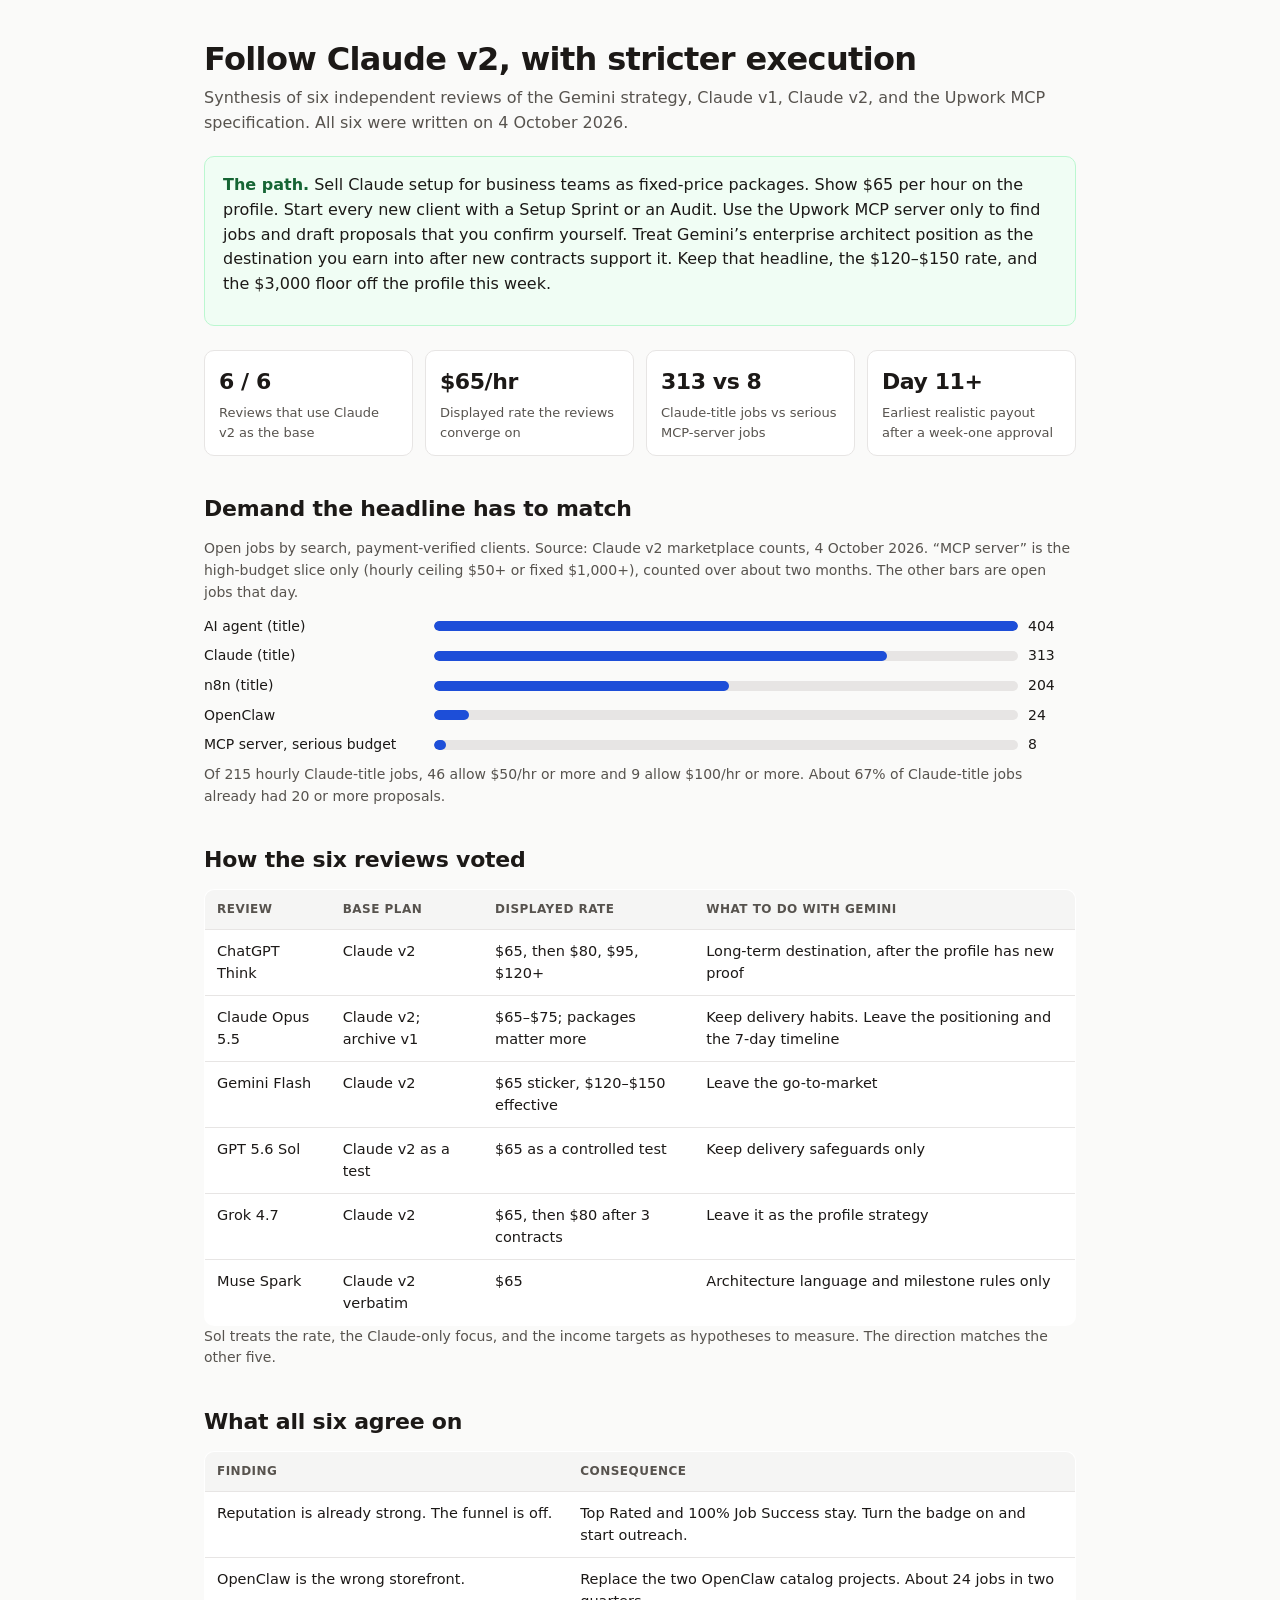
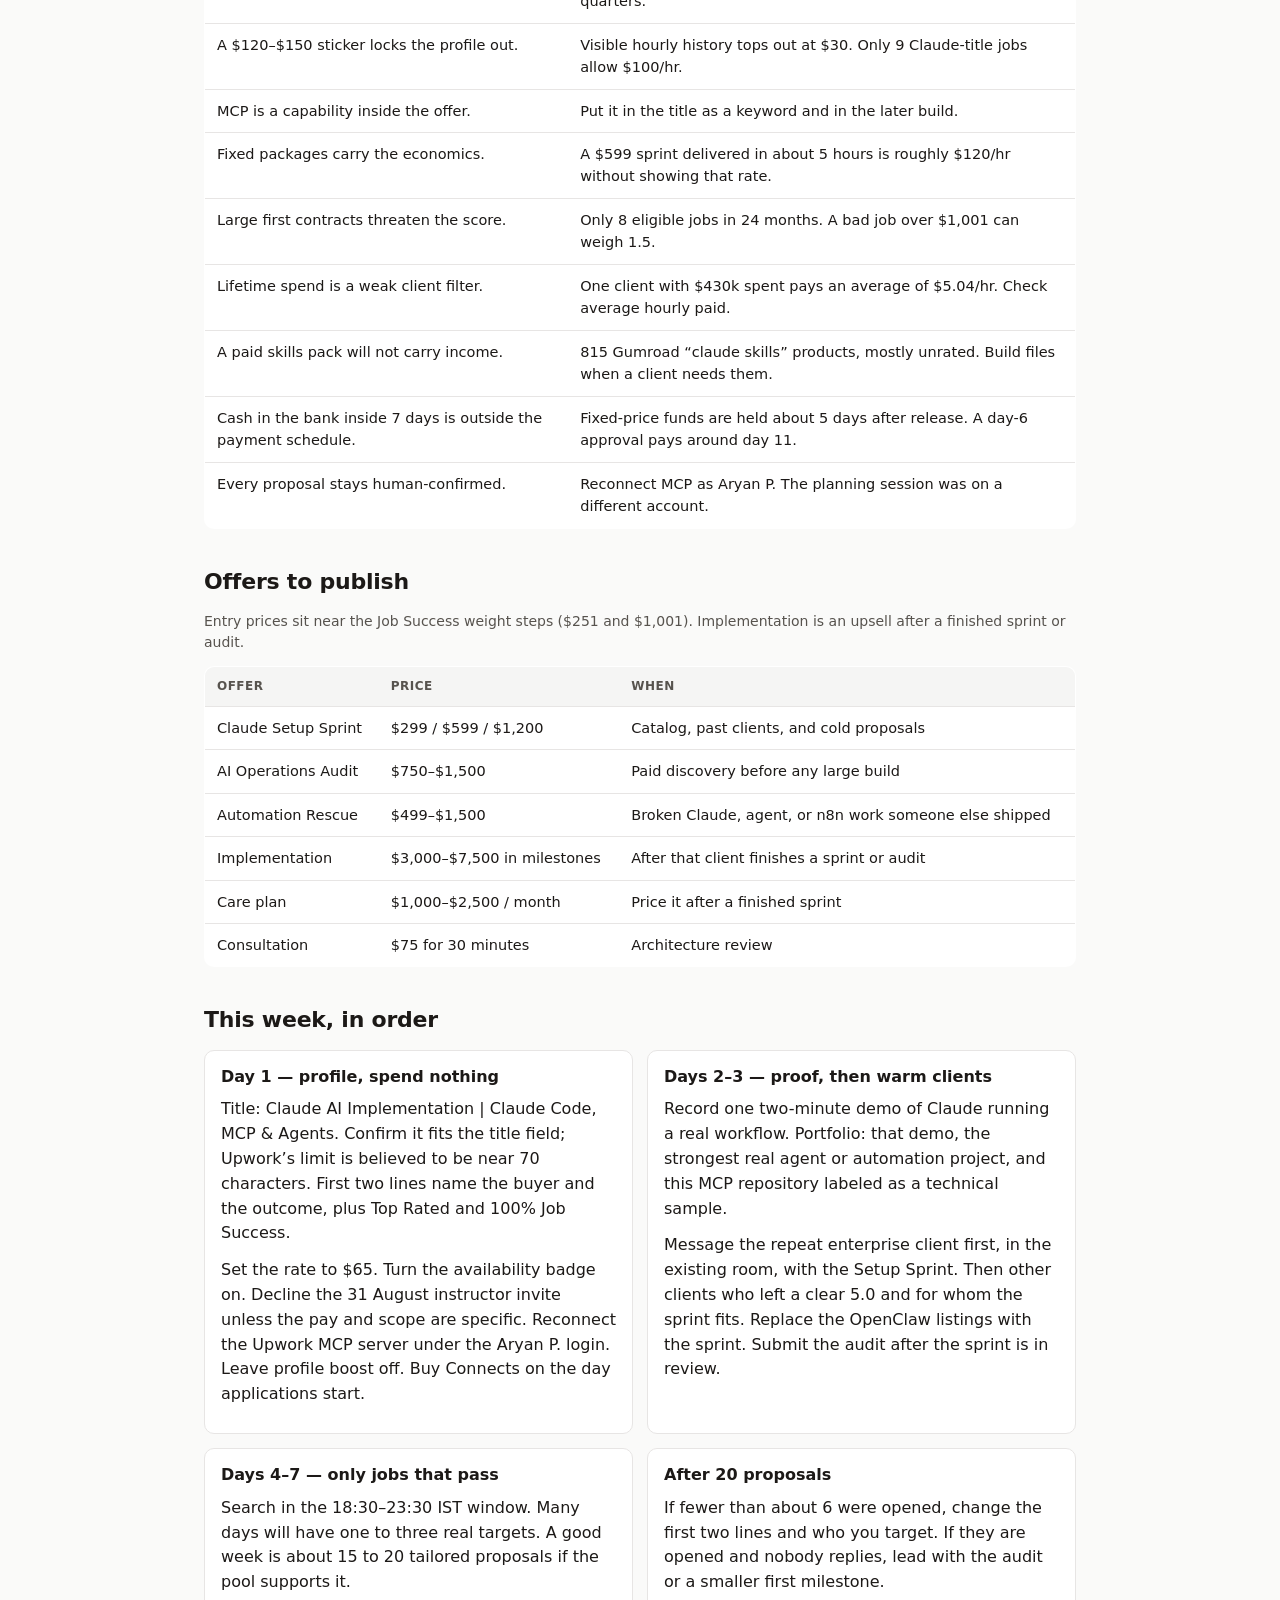
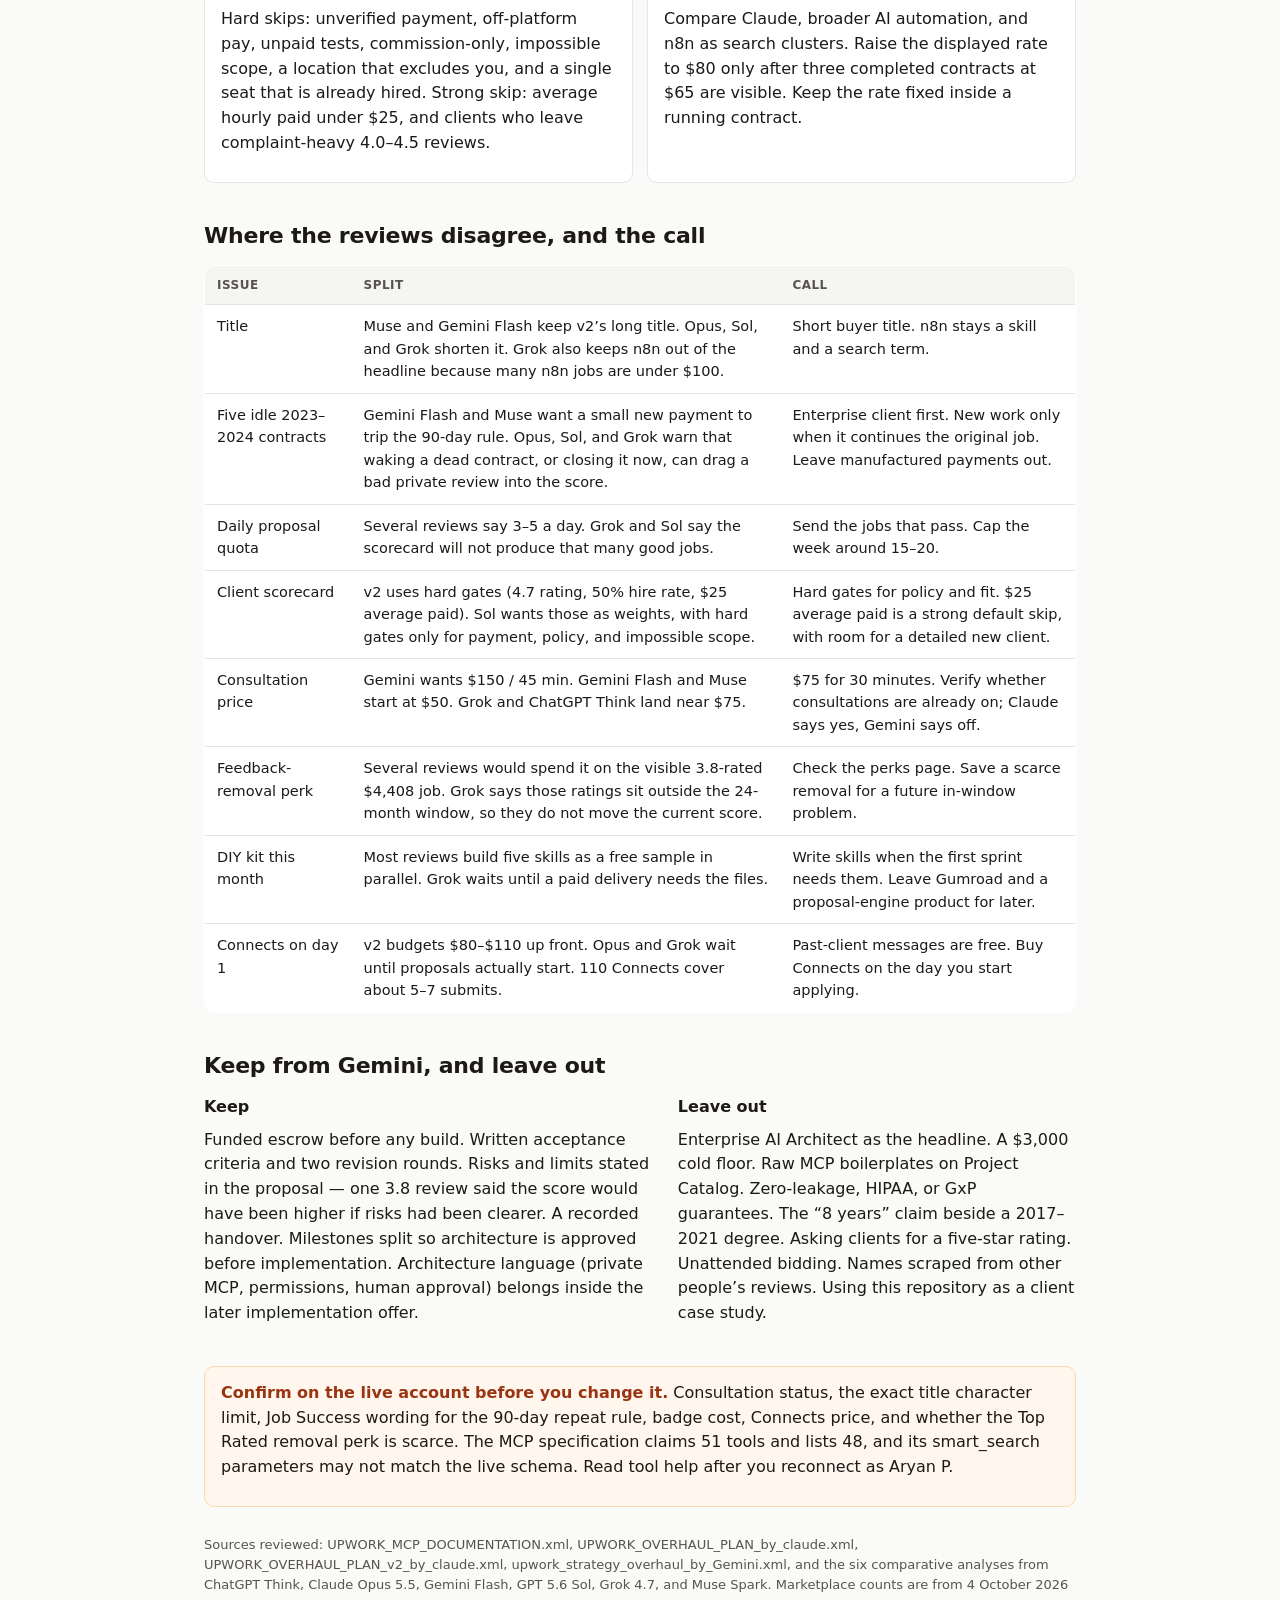
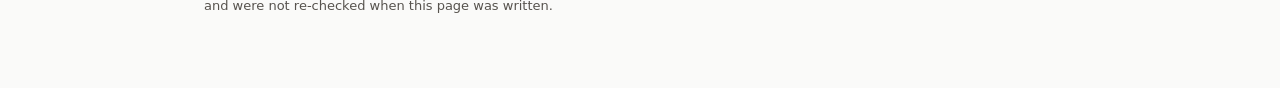
<file: upwork_plan_consensus.html>
<!DOCTYPE html>
<html lang="en">
<head>
  <meta charset="utf-8">
  <meta name="viewport" content="width=device-width, initial-scale=1">
  <title>Upwork plan consensus — follow Claude v2</title>
  <style>
    :root {
      --ink: #1c1917;
      --muted: #57534e;
      --line: #e7e5e4;
      --paper: #fafaf9;
      --card: #ffffff;
      --accent: #1d4ed8;
      --good: #166534;
      --good-bg: #f0fdf4;
      --warn: #9a3412;
      --warn-bg: #fff7ed;
      --info-bg: #eff6ff;
    }
    * { box-sizing: border-box; }
    body {
      margin: 0;
      background: var(--paper);
      color: var(--ink);
      font: 16px/1.55 "Segoe UI", system-ui, sans-serif;
    }
    main {
      max-width: 920px;
      margin: 0 auto;
      padding: 40px 24px 72px;
    }
    h1 { font-size: 32px; line-height: 1.2; margin: 0 0 8px; letter-spacing: -0.02em; }
    h2 { font-size: 22px; margin: 36px 0 12px; letter-spacing: -0.01em; }
    h3 { font-size: 16px; margin: 0 0 8px; }
    p { margin: 0 0 12px; }
    .lede { color: var(--muted); margin-bottom: 20px; }
    .path {
      background: var(--good-bg);
      border: 1px solid #bbf7d0;
      border-radius: 10px;
      padding: 16px 18px;
      margin: 20px 0 24px;
    }
    .path strong { color: var(--good); }
    .stats {
      display: grid;
      grid-template-columns: repeat(4, 1fr);
      gap: 12px;
      margin: 0 0 8px;
    }
    .stat {
      background: var(--card);
      border: 1px solid var(--line);
      border-radius: 10px;
      padding: 14px 14px 12px;
    }
    .stat b { display: block; font-size: 22px; letter-spacing: -0.02em; }
    .stat span { display: block; color: var(--muted); font-size: 13px; margin-top: 4px; }
    .note { color: var(--muted); font-size: 14px; }
    table {
      width: 100%;
      border-collapse: collapse;
      background: var(--card);
      border: 1px solid var(--line);
      border-radius: 10px;
      overflow: hidden;
      font-size: 14.5px;
    }
    th, td { text-align: left; vertical-align: top; padding: 10px 12px; border-bottom: 1px solid var(--line); }
    th { background: #f5f5f4; font-size: 12px; letter-spacing: 0.04em; text-transform: uppercase; color: var(--muted); }
    tr:last-child td { border-bottom: 0; }
    .bars { list-style: none; margin: 0; padding: 0; }
    .bars li { display: grid; grid-template-columns: 220px 1fr 48px; gap: 10px; align-items: center; margin: 8px 0; font-size: 14px; }
    .track { background: #e7e5e4; height: 10px; border-radius: 99px; overflow: hidden; }
    .fill { display: block; height: 100%; background: var(--accent); border-radius: 99px; }
    .week {
      display: grid;
      grid-template-columns: 1fr 1fr;
      gap: 14px;
    }
    .week article {
      background: var(--card);
      border: 1px solid var(--line);
      border-radius: 10px;
      padding: 14px 16px;
    }
    .split { display: grid; grid-template-columns: 1.15fr 1fr; gap: 16px; }
    .warn {
      background: var(--warn-bg);
      border: 1px solid #fed7aa;
      border-radius: 10px;
      padding: 14px 16px;
      margin-top: 28px;
    }
    .warn strong { color: var(--warn); }
    footer { margin-top: 28px; color: var(--muted); font-size: 13px; }
    @media (max-width: 760px) {
      .stats, .week, .split { grid-template-columns: 1fr; }
      .bars li { grid-template-columns: 1fr; }
    }
    @media print {
      body { background: white; }
      main { max-width: none; padding: 0; }
      .stat, .week article, table { break-inside: avoid; }
    }
  </style>
</head>
<body>
  <main>
    <h1>Follow Claude v2, with stricter execution</h1>
    <p class="lede">Synthesis of six independent reviews of the Gemini strategy, Claude v1, Claude v2, and the Upwork MCP specification. All six were written on 4 October 2026.</p>

    <section class="path">
      <p><strong>The path.</strong> Sell Claude setup for business teams as fixed-price packages. Show $65 per hour on the profile. Start every new client with a Setup Sprint or an Audit. Use the Upwork MCP server only to find jobs and draft proposals that you confirm yourself. Treat Gemini’s enterprise architect position as the destination you earn into after new contracts support it. Keep that headline, the $120–$150 rate, and the $3,000 floor off the profile this week.</p>
    </section>

    <section class="stats" aria-label="Consensus figures">
      <div class="stat"><b>6 / 6</b><span>Reviews that use Claude v2 as the base</span></div>
      <div class="stat"><b>$65/hr</b><span>Displayed rate the reviews converge on</span></div>
      <div class="stat"><b>313 vs 8</b><span>Claude-title jobs vs serious MCP-server jobs</span></div>
      <div class="stat"><b>Day 11+</b><span>Earliest realistic payout after a week-one approval</span></div>
    </section>

    <h2>Demand the headline has to match</h2>
    <p class="note">Open jobs by search, payment-verified clients. Source: Claude v2 marketplace counts, 4 October 2026. “MCP server” is the high-budget slice only (hourly ceiling $50+ or fixed $1,000+), counted over about two months. The other bars are open jobs that day.</p>
    <ul class="bars">
      <li><span>AI agent (title)</span><span class="track"><span class="fill" style="width:100%"></span></span><span>404</span></li>
      <li><span>Claude (title)</span><span class="track"><span class="fill" style="width:77.5%"></span></span><span>313</span></li>
      <li><span>n8n (title)</span><span class="track"><span class="fill" style="width:50.5%"></span></span><span>204</span></li>
      <li><span>OpenClaw</span><span class="track"><span class="fill" style="width:6%"></span></span><span>24</span></li>
      <li><span>MCP server, serious budget</span><span class="track"><span class="fill" style="width:2%"></span></span><span>8</span></li>
    </ul>
    <p class="note">Of 215 hourly Claude-title jobs, 46 allow $50/hr or more and 9 allow $100/hr or more. About 67% of Claude-title jobs already had 20 or more proposals.</p>

    <h2>How the six reviews voted</h2>
    <table>
      <thead>
        <tr><th>Review</th><th>Base plan</th><th>Displayed rate</th><th>What to do with Gemini</th></tr>
      </thead>
      <tbody>
        <tr><td>ChatGPT Think</td><td>Claude v2</td><td>$65, then $80, $95, $120+</td><td>Long-term destination, after the profile has new proof</td></tr>
        <tr><td>Claude Opus 5.5</td><td>Claude v2; archive v1</td><td>$65–$75; packages matter more</td><td>Keep delivery habits. Leave the positioning and the 7-day timeline</td></tr>
        <tr><td>Gemini Flash</td><td>Claude v2</td><td>$65 sticker, $120–$150 effective</td><td>Leave the go-to-market</td></tr>
        <tr><td>GPT 5.6 Sol</td><td>Claude v2 as a test</td><td>$65 as a controlled test</td><td>Keep delivery safeguards only</td></tr>
        <tr><td>Grok 4.7</td><td>Claude v2</td><td>$65, then $80 after 3 contracts</td><td>Leave it as the profile strategy</td></tr>
        <tr><td>Muse Spark</td><td>Claude v2 verbatim</td><td>$65</td><td>Architecture language and milestone rules only</td></tr>
      </tbody>
    </table>
    <p class="note">Sol treats the rate, the Claude-only focus, and the income targets as hypotheses to measure. The direction matches the other five.</p>

    <h2>What all six agree on</h2>
    <table>
      <thead><tr><th>Finding</th><th>Consequence</th></tr></thead>
      <tbody>
        <tr><td>Reputation is already strong. The funnel is off.</td><td>Top Rated and 100% Job Success stay. Turn the badge on and start outreach.</td></tr>
        <tr><td>OpenClaw is the wrong storefront.</td><td>Replace the two OpenClaw catalog projects. About 24 jobs in two quarters.</td></tr>
        <tr><td>A $120–$150 sticker locks the profile out.</td><td>Visible hourly history tops out at $30. Only 9 Claude-title jobs allow $100/hr.</td></tr>
        <tr><td>MCP is a capability inside the offer.</td><td>Put it in the title as a keyword and in the later build.</td></tr>
        <tr><td>Fixed packages carry the economics.</td><td>A $599 sprint delivered in about 5 hours is roughly $120/hr without showing that rate.</td></tr>
        <tr><td>Large first contracts threaten the score.</td><td>Only 8 eligible jobs in 24 months. A bad job over $1,001 can weigh 1.5.</td></tr>
        <tr><td>Lifetime spend is a weak client filter.</td><td>One client with $430k spent pays an average of $5.04/hr. Check average hourly paid.</td></tr>
        <tr><td>A paid skills pack will not carry income.</td><td>815 Gumroad “claude skills” products, mostly unrated. Build files when a client needs them.</td></tr>
        <tr><td>Cash in the bank inside 7 days is outside the payment schedule.</td><td>Fixed-price funds are held about 5 days after release. A day-6 approval pays around day 11.</td></tr>
        <tr><td>Every proposal stays human-confirmed.</td><td>Reconnect MCP as Aryan P. The planning session was on a different account.</td></tr>
      </tbody>
    </table>

    <h2>Offers to publish</h2>
    <p class="note">Entry prices sit near the Job Success weight steps ($251 and $1,001). Implementation is an upsell after a finished sprint or audit.</p>
    <table>
      <thead><tr><th>Offer</th><th>Price</th><th>When</th></tr></thead>
      <tbody>
        <tr><td>Claude Setup Sprint</td><td>$299 / $599 / $1,200</td><td>Catalog, past clients, and cold proposals</td></tr>
        <tr><td>AI Operations Audit</td><td>$750–$1,500</td><td>Paid discovery before any large build</td></tr>
        <tr><td>Automation Rescue</td><td>$499–$1,500</td><td>Broken Claude, agent, or n8n work someone else shipped</td></tr>
        <tr><td>Implementation</td><td>$3,000–$7,500 in milestones</td><td>After that client finishes a sprint or audit</td></tr>
        <tr><td>Care plan</td><td>$1,000–$2,500 / month</td><td>Price it after a finished sprint</td></tr>
        <tr><td>Consultation</td><td>$75 for 30 minutes</td><td>Architecture review</td></tr>
      </tbody>
    </table>

    <h2>This week, in order</h2>
    <div class="week">
      <article>
        <h3>Day 1 — profile, spend nothing</h3>
        <p>Title: Claude AI Implementation | Claude Code, MCP &amp; Agents. Confirm it fits the title field; Upwork’s limit is believed to be near 70 characters. First two lines name the buyer and the outcome, plus Top Rated and 100% Job Success.</p>
        <p>Set the rate to $65. Turn the availability badge on. Decline the 31 August instructor invite unless the pay and scope are specific. Reconnect the Upwork MCP server under the Aryan P. login. Leave profile boost off. Buy Connects on the day applications start.</p>
      </article>
      <article>
        <h3>Days 2–3 — proof, then warm clients</h3>
        <p>Record one two-minute demo of Claude running a real workflow. Portfolio: that demo, the strongest real agent or automation project, and this MCP repository labeled as a technical sample.</p>
        <p>Message the repeat enterprise client first, in the existing room, with the Setup Sprint. Then other clients who left a clear 5.0 and for whom the sprint fits. Replace the OpenClaw listings with the sprint. Submit the audit after the sprint is in review.</p>
      </article>
      <article>
        <h3>Days 4–7 — only jobs that pass</h3>
        <p>Search in the 18:30–23:30 IST window. Many days will have one to three real targets. A good week is about 15 to 20 tailored proposals if the pool supports it.</p>
        <p>Hard skips: unverified payment, off-platform pay, unpaid tests, commission-only, impossible scope, a location that excludes you, and a single seat that is already hired. Strong skip: average hourly paid under $25, and clients who leave complaint-heavy 4.0–4.5 reviews.</p>
      </article>
      <article>
        <h3>After 20 proposals</h3>
        <p>If fewer than about 6 were opened, change the first two lines and who you target. If they are opened and nobody replies, lead with the audit or a smaller first milestone.</p>
        <p>Compare Claude, broader AI automation, and n8n as search clusters. Raise the displayed rate to $80 only after three completed contracts at $65 are visible. Keep the rate fixed inside a running contract.</p>
      </article>
    </div>

    <h2>Where the reviews disagree, and the call</h2>
    <table>
      <thead><tr><th>Issue</th><th>Split</th><th>Call</th></tr></thead>
      <tbody>
        <tr>
          <td>Title</td>
          <td>Muse and Gemini Flash keep v2’s long title. Opus, Sol, and Grok shorten it. Grok also keeps n8n out of the headline because many n8n jobs are under $100.</td>
          <td>Short buyer title. n8n stays a skill and a search term.</td>
        </tr>
        <tr>
          <td>Five idle 2023–2024 contracts</td>
          <td>Gemini Flash and Muse want a small new payment to trip the 90-day rule. Opus, Sol, and Grok warn that waking a dead contract, or closing it now, can drag a bad private review into the score.</td>
          <td>Enterprise client first. New work only when it continues the original job. Leave manufactured payments out.</td>
        </tr>
        <tr>
          <td>Daily proposal quota</td>
          <td>Several reviews say 3–5 a day. Grok and Sol say the scorecard will not produce that many good jobs.</td>
          <td>Send the jobs that pass. Cap the week around 15–20.</td>
        </tr>
        <tr>
          <td>Client scorecard</td>
          <td>v2 uses hard gates (4.7 rating, 50% hire rate, $25 average paid). Sol wants those as weights, with hard gates only for payment, policy, and impossible scope.</td>
          <td>Hard gates for policy and fit. $25 average paid is a strong default skip, with room for a detailed new client.</td>
        </tr>
        <tr>
          <td>Consultation price</td>
          <td>Gemini wants $150 / 45 min. Gemini Flash and Muse start at $50. Grok and ChatGPT Think land near $75.</td>
          <td>$75 for 30 minutes. Verify whether consultations are already on; Claude says yes, Gemini says off.</td>
        </tr>
        <tr>
          <td>Feedback-removal perk</td>
          <td>Several reviews would spend it on the visible 3.8-rated $4,408 job. Grok says those ratings sit outside the 24-month window, so they do not move the current score.</td>
          <td>Check the perks page. Save a scarce removal for a future in-window problem.</td>
        </tr>
        <tr>
          <td>DIY kit this month</td>
          <td>Most reviews build five skills as a free sample in parallel. Grok waits until a paid delivery needs the files.</td>
          <td>Write skills when the first sprint needs them. Leave Gumroad and a proposal-engine product for later.</td>
        </tr>
        <tr>
          <td>Connects on day 1</td>
          <td>v2 budgets $80–$110 up front. Opus and Grok wait until proposals actually start. 110 Connects cover about 5–7 submits.</td>
          <td>Past-client messages are free. Buy Connects on the day you start applying.</td>
        </tr>
      </tbody>
    </table>

    <h2>Keep from Gemini, and leave out</h2>
    <div class="split">
      <div>
        <h3>Keep</h3>
        <p>Funded escrow before any build. Written acceptance criteria and two revision rounds. Risks and limits stated in the proposal — one 3.8 review said the score would have been higher if risks had been clearer. A recorded handover. Milestones split so architecture is approved before implementation. Architecture language (private MCP, permissions, human approval) belongs inside the later implementation offer.</p>
      </div>
      <div>
        <h3>Leave out</h3>
        <p>Enterprise AI Architect as the headline. A $3,000 cold floor. Raw MCP boilerplates on Project Catalog. Zero-leakage, HIPAA, or GxP guarantees. The “8 years” claim beside a 2017–2021 degree. Asking clients for a five-star rating. Unattended bidding. Names scraped from other people’s reviews. Using this repository as a client case study.</p>
      </div>
    </div>

    <section class="warn">
      <p><strong>Confirm on the live account before you change it.</strong> Consultation status, the exact title character limit, Job Success wording for the 90-day repeat rule, badge cost, Connects price, and whether the Top Rated removal perk is scarce. The MCP specification claims 51 tools and lists 48, and its smart_search parameters may not match the live schema. Read tool help after you reconnect as Aryan P.</p>
    </section>

    <footer>
      Sources reviewed: UPWORK_MCP_DOCUMENTATION.xml, UPWORK_OVERHAUL_PLAN_by_claude.xml, UPWORK_OVERHAUL_PLAN_v2_by_claude.xml, upwork_strategy_overhaul_by_Gemini.xml, and the six comparative analyses from ChatGPT Think, Claude Opus 5.5, Gemini Flash, GPT 5.6 Sol, Grok 4.7, and Muse Spark. Marketplace counts are from 4 October 2026 and were not re-checked when this page was written.
    </footer>
  </main>
</body>
</html>
</file>
